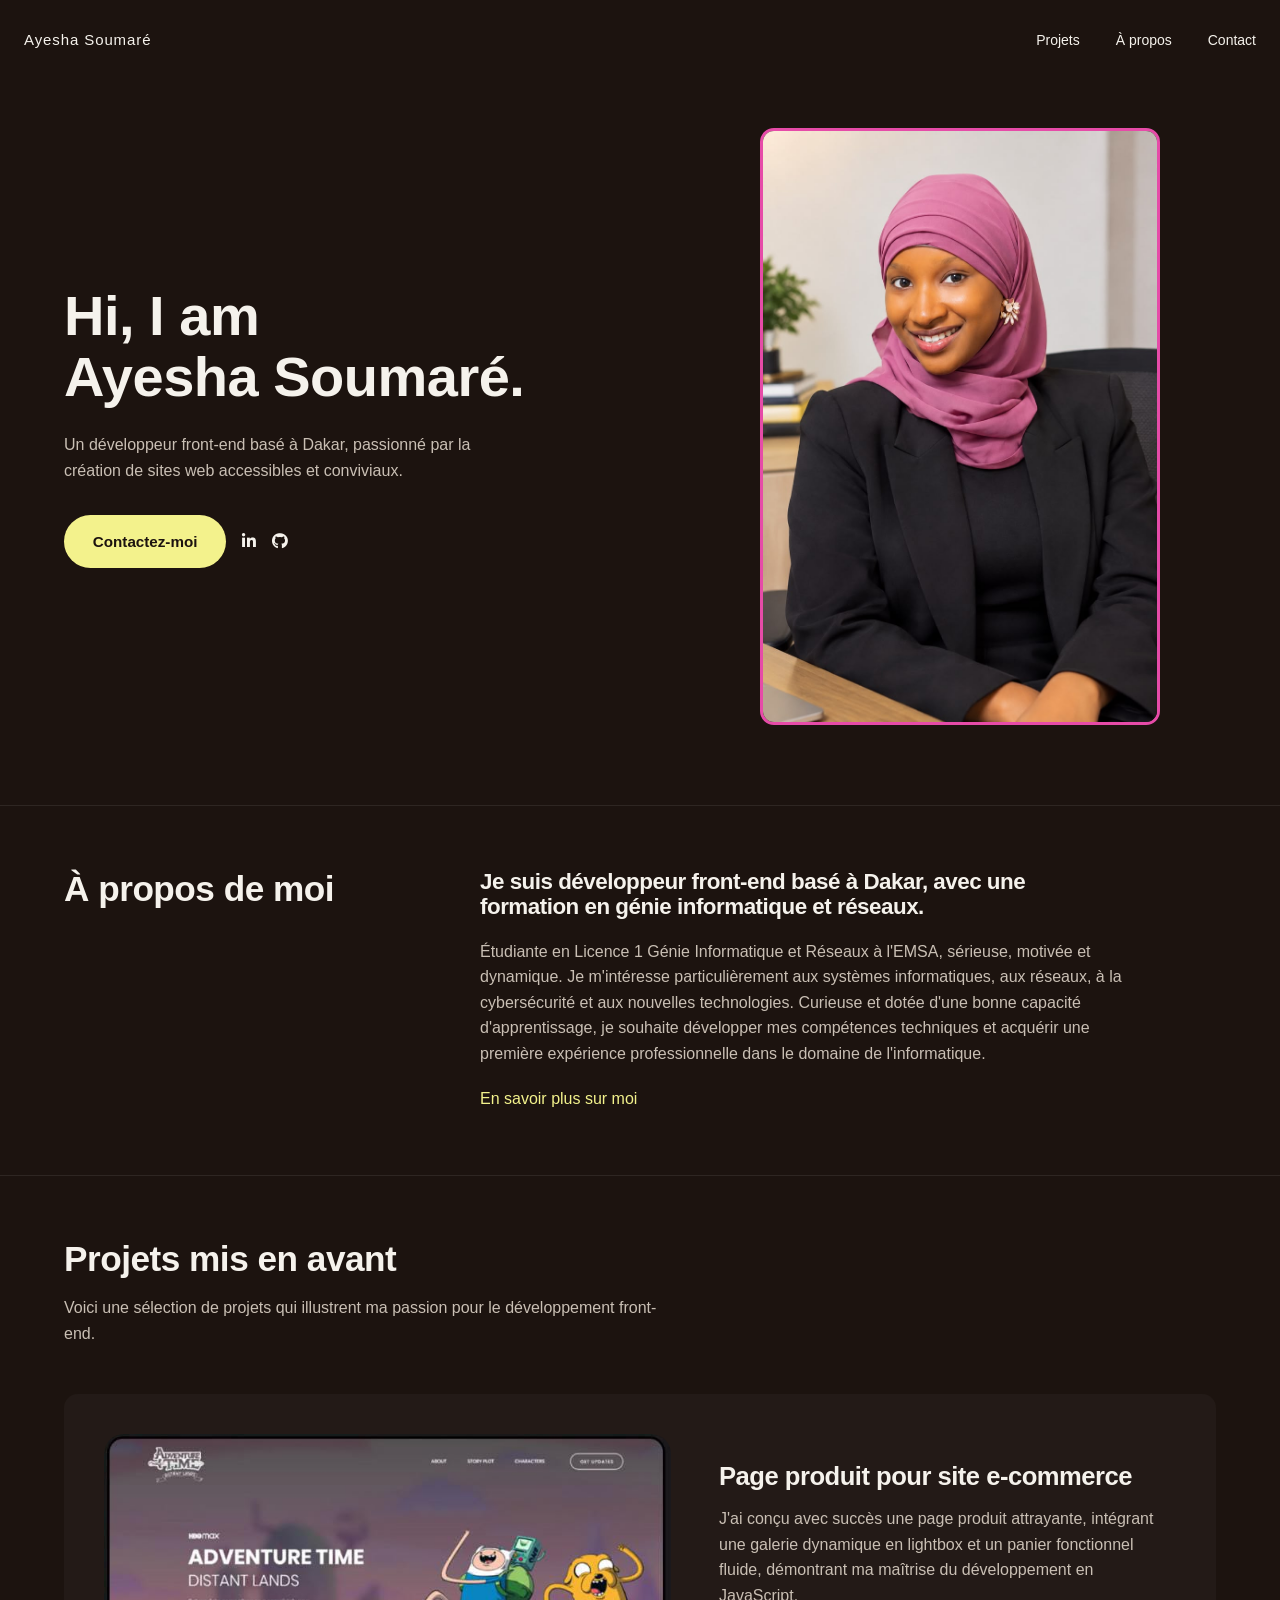
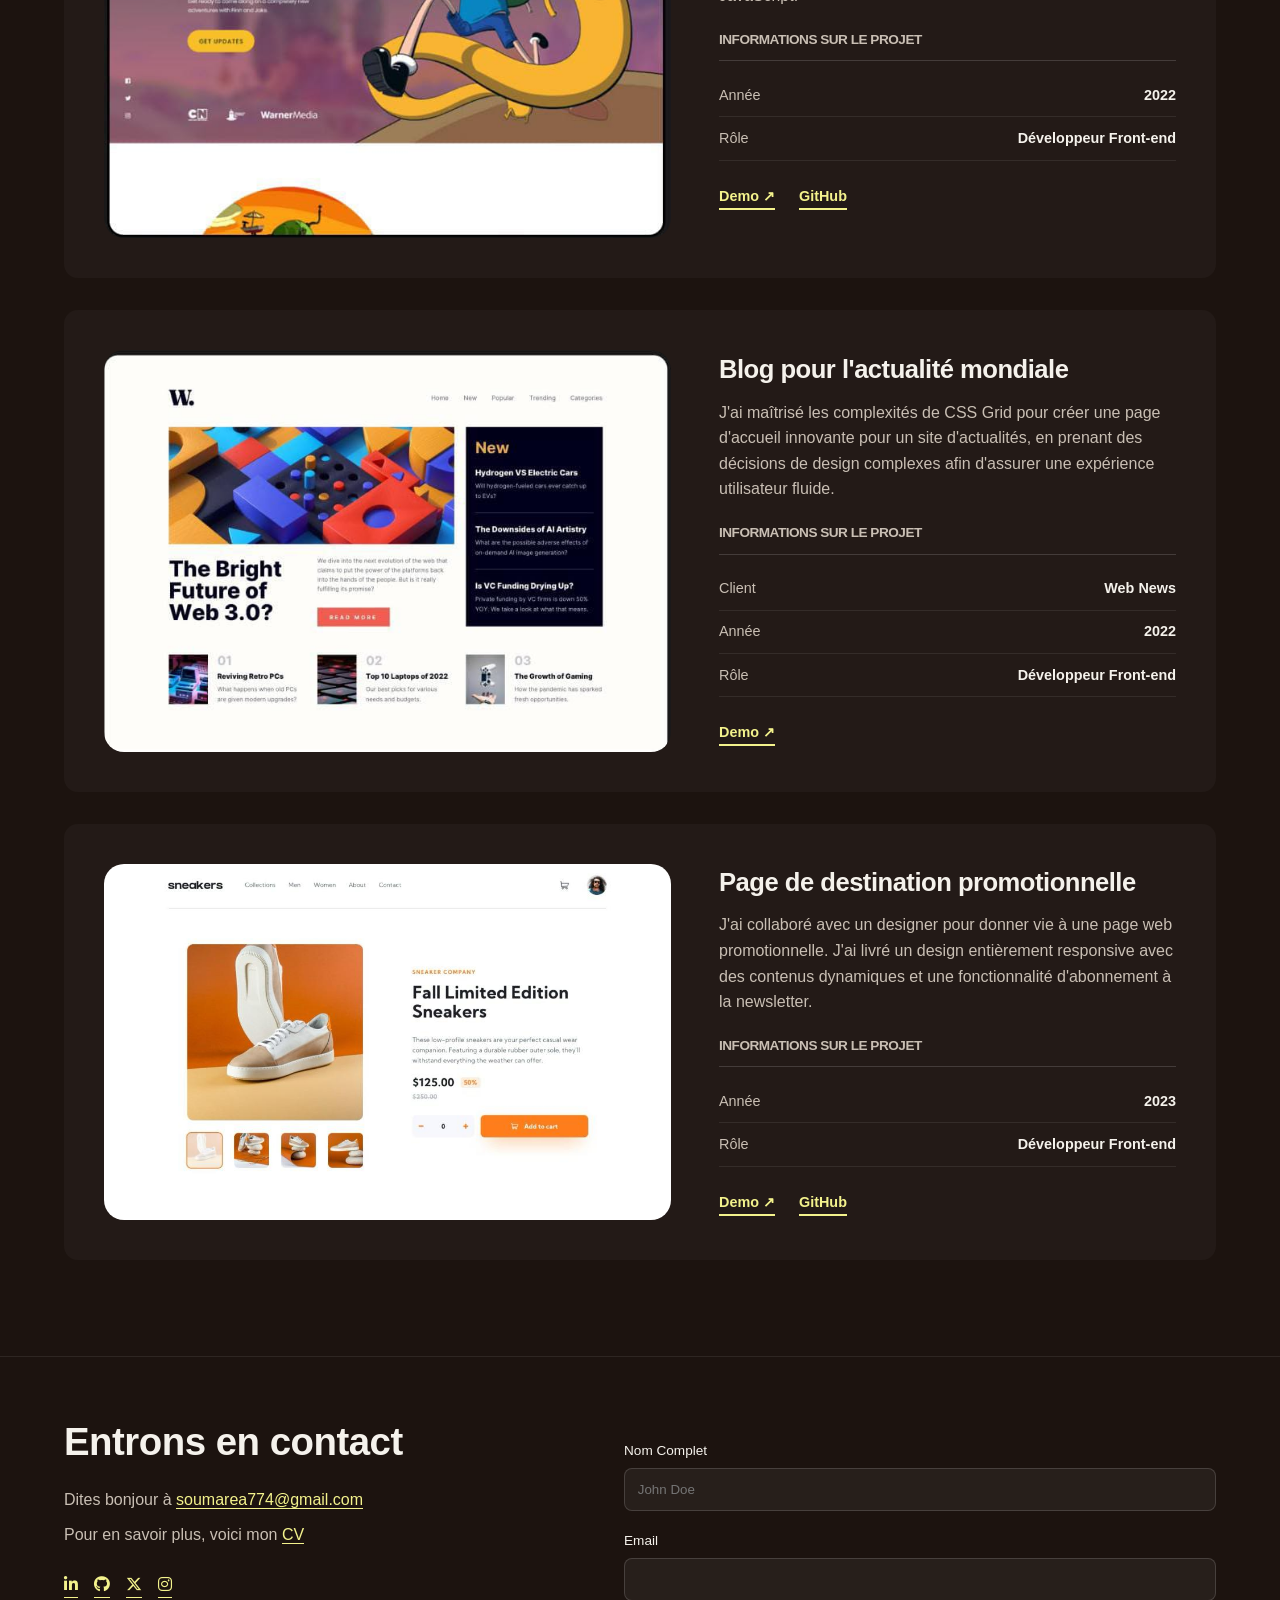
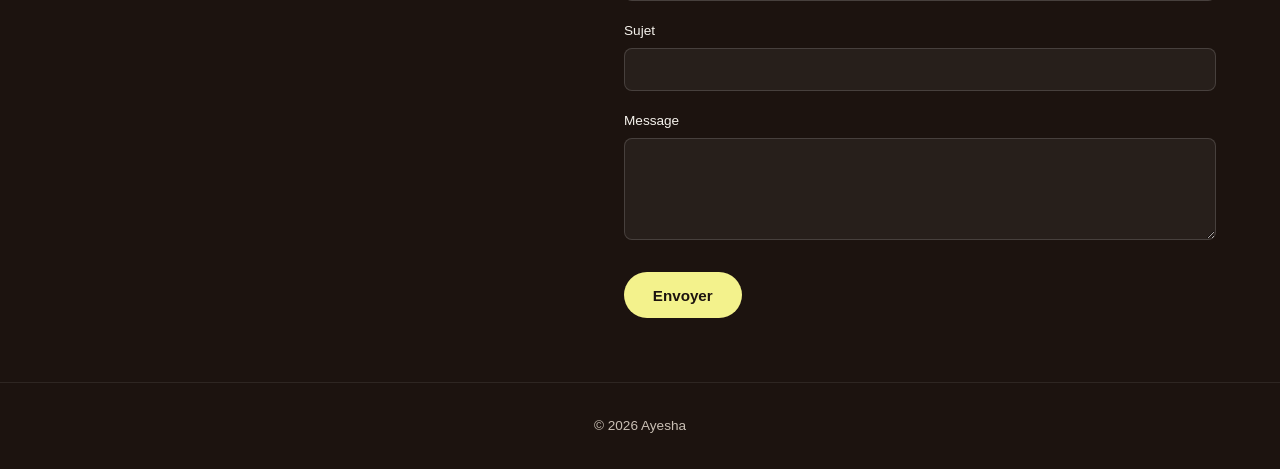
<file: Index.html>
<!DOCTYPE html>
<html lang="en">
<head>
    <meta charset="UTF-8">
    <meta name="viewport" content="width=device-width, initial-scale=1.0">
    <title>Portfolio</title>
    <link rel="stylesheet" href="Style.css">
    <link rel="stylesheet" href="https://cdnjs.cloudflare.com/ajax/libs/font-awesome/6.5.0/css/all.min.css">
</head>
<body>
<header>
  <div class="brand">Ayesha Soumaré</div>
  <nav>
    <a href="#projets">Projets</a>
    <a href="A propos.html">À propos</a>
    <a href="#contact">Contact</a>
  </nav>
</header>



<section class="hero">
    <div class="hero-text">
      <h1>Hi, I am<br>Ayesha Soumaré.</h1>
      <p>Un développeur front-end basé à Dakar, passionné par la création de sites web accessibles et conviviaux.</p>
      <div class="hero-actions">
        <a href="#contact" class="btn-yellow">Contactez-moi</a>
       <a href="#"> <i class="fa-brands fa-linkedin-in"></i> </a>
      <a href="#"> <i class="fa-brands fa-github"></i> </a>
     
      </div>
    </div>
    <div class="hero-photo">
      <img src="image copy 3.png" alt="Photo de profil">
    </div>
  </section>

  <section class="apropos" id="apropos">
    <div class="apropos-left">
      <h2>À propos de moi</h2>
    </div>
    <div class="apropos-right">
      <h3>Je suis développeur front-end basé à Dakar, avec une formation en génie informatique et réseaux.</h3>
      <p>Étudiante en Licence 1 Génie Informatique et Réseaux à l'EMSA,
                sérieuse, motivée et dynamique. Je m'intéresse particulièrement
                aux systèmes informatiques, aux réseaux, à la cybersécurité et
                aux nouvelles technologies. Curieuse et dotée d'une bonne capacité
                d'apprentissage, je souhaite développer mes compétences techniques
                et acquérir une première expérience professionnelle dans le domaine
                de l'informatique.</p>
      <a href="#apropos" class="link-underline"><a href="A propos.html">En savoir plus sur moi</a></a>
    </div>
  </section>
   <section class="projets" id="projets">
    <div class="projets-intro">
      <h2>Projets mis en avant</h2>
      <p>Voici une sélection de projets qui illustrent ma passion pour le développement front-end.</p>
    </div>

    <article class="projet-card">
      <div class="projet-image">
        <img src="image.png" alt="Aperçu du projet page produit e-commerce">
      </div>
      <div class="projet-details">
        <h3>Page produit pour site e-commerce</h3>
        <p>J'ai conçu avec succès une page produit attrayante, intégrant une galerie dynamique en lightbox et un panier fonctionnel fluide, démontrant ma maîtrise du développement en JavaScript.</p>
        <h4>Informations sur le projet</h4>
        <div class="projet-info">
          <div><span>Année</span><strong>2022</strong></div>
          <div><span>Rôle</span><strong>Développeur Front-end</strong></div>
        </div>
        <div class="projet-links">
          <a href="#">Demo ↗</a>
          <a href="#">GitHub</a>
        </div>
      </div>
    </article>
     <article class="projet-card">
      <div class="projet-image">
        <img src="image copy.png" alt="Aperçu du projet blog d'actualité">
      </div>
      <div class="projet-details">
        <h3>Blog pour l'actualité mondiale</h3>
        <p>J'ai maîtrisé les complexités de CSS Grid pour créer une page d'accueil innovante pour un site d'actualités, en prenant des décisions de design complexes afin d'assurer une expérience utilisateur fluide.</p>
        <h4>Informations sur le projet</h4>
        <div class="projet-info">
          <div><span>Client</span><strong>Web News</strong></div>
          <div><span>Année</span><strong>2022</strong></div>
          <div><span>Rôle</span><strong>Développeur Front-end</strong></div>
        </div>
        <div class="projet-links">
          <a href="#">Demo ↗</a>
        </div>
      </div>
    </article>
     <article class="projet-card">
      <div class="projet-image">
        <img src="image copy 2.png" alt="Aperçu du projet page de destination">
      </div>
      <div class="projet-details">
        <h3>Page de destination promotionnelle</h3>
        <p>J'ai collaboré avec un designer pour donner vie à une page web promotionnelle. J'ai livré un design entièrement responsive avec des contenus dynamiques et une fonctionnalité d'abonnement à la newsletter.</p>
        <h4>Informations sur le projet</h4>
        <div class="projet-info">
          <div><span>Année</span><strong>2023</strong></div>
          <div><span>Rôle</span><strong>Développeur Front-end</strong></div>
        </div>
        <div class="projet-links">
          <a href="#">Demo ↗</a>
          <a href="#">GitHub</a>
        </div>
      </div>
    </article>
  </section>
   <section class="contact" id="contact">
    <div class="contact-left">
      <h2>Entrons en contact</h2>
      <p>Dites bonjour à <a href="mailto:soumarea774@gmail.com">soumarea774@gmail.com</a></p>
      <p>Pour en savoir plus, voici mon <a href="CV.html">CV</a></p>
      <div class="hero-actions">
       <a href="#"> <i class="fa-brands fa-linkedin-in"></i> </a>
      <a href="#"> <i class="fa-brands fa-github"></i> </a>
     <a href="#"> <i class="fa-brands fa-x-twitter"></i> </a>
      <a href="#"> <i class="fa-brands fa-instagram"></i> </a>
      </div>
    </div>
    <form class="contact-form">
      <label for="nom">Nom Complet</label>
      <input type="text" id="nom" name="nom" placeholder="John Doe">

      <label for="email">Email</label>
      <input type="email" id="email" name="email">

      <label for="sujet">Sujet</label>
      <input type="text" id="sujet" name="sujet">

      <label for="message">Message</label>
      <textarea id="message" name="message" rows="5"></textarea>

      <button type="submit" class="btn-yellow">Envoyer</button>
    </form>
  </section>

  <footer>
    <p>&copy; 2026 Ayesha </p>
  </footer>

  </body>
</html>
</file>
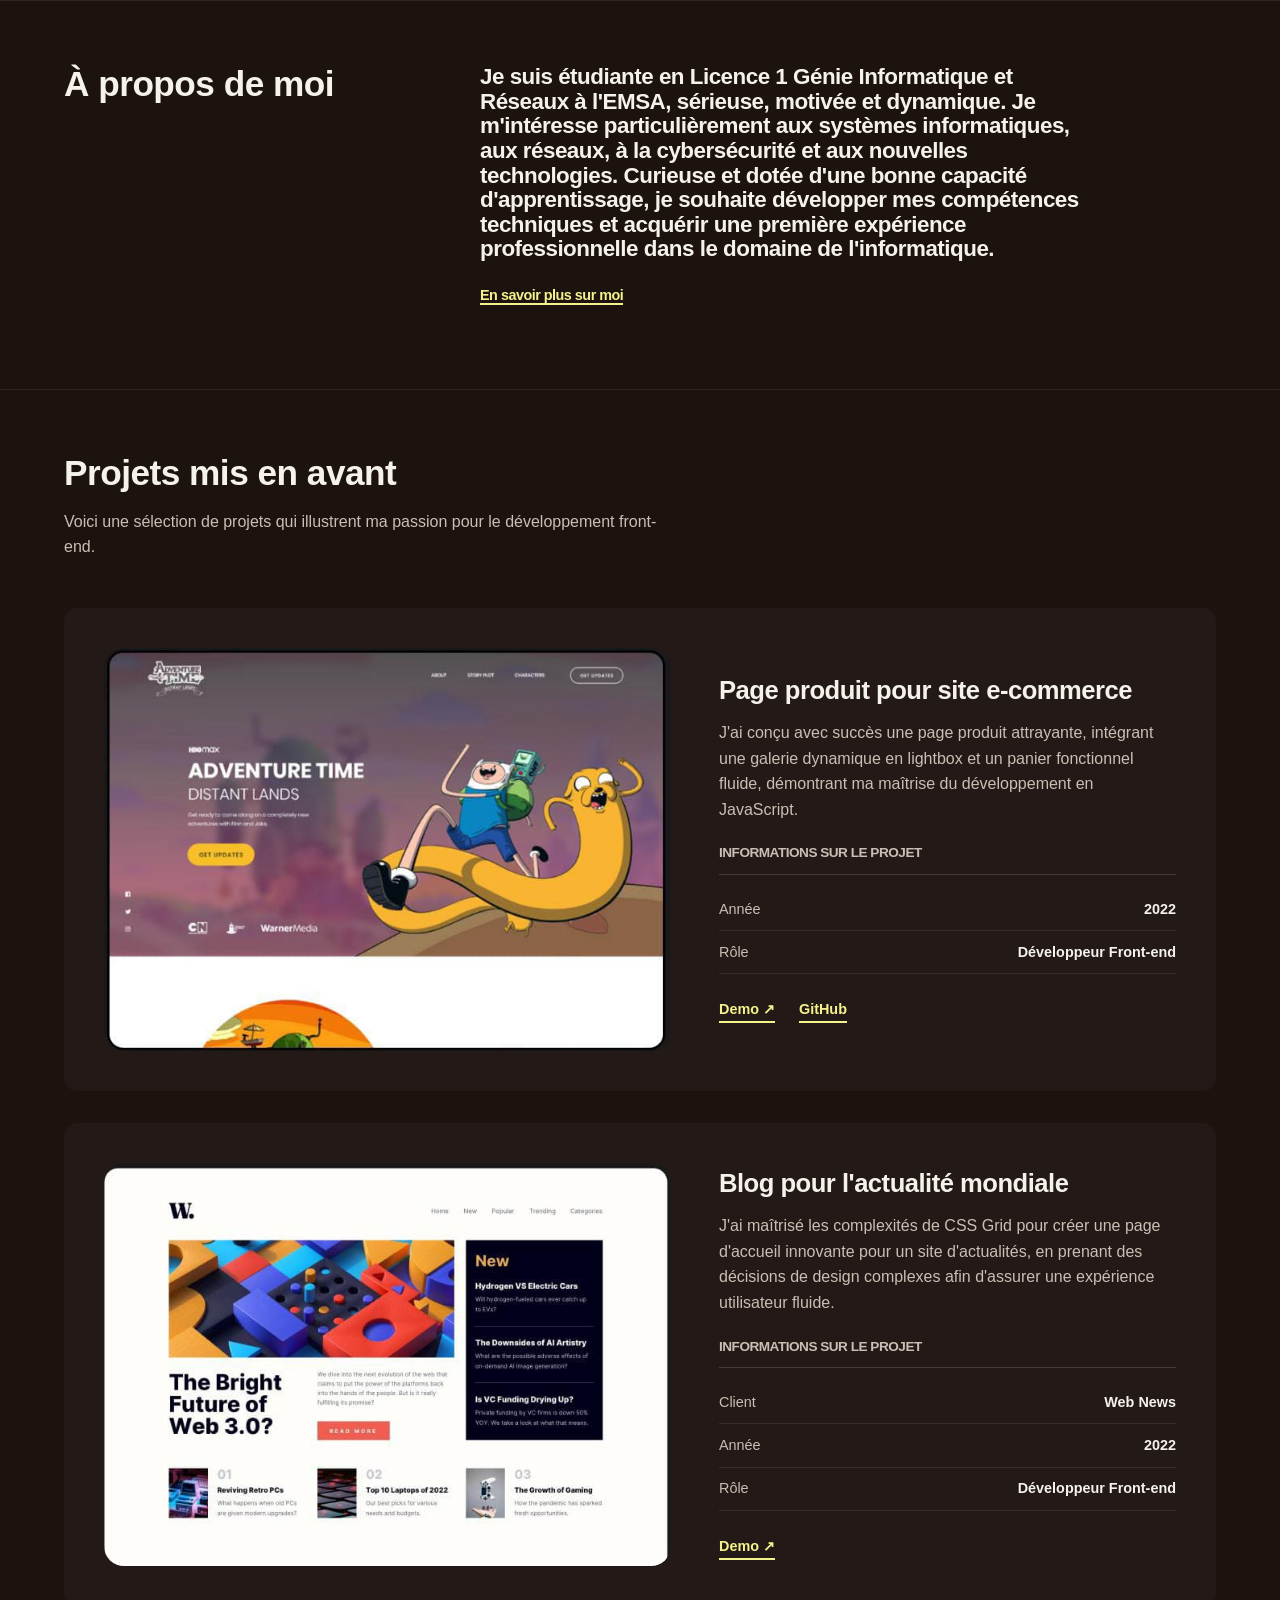
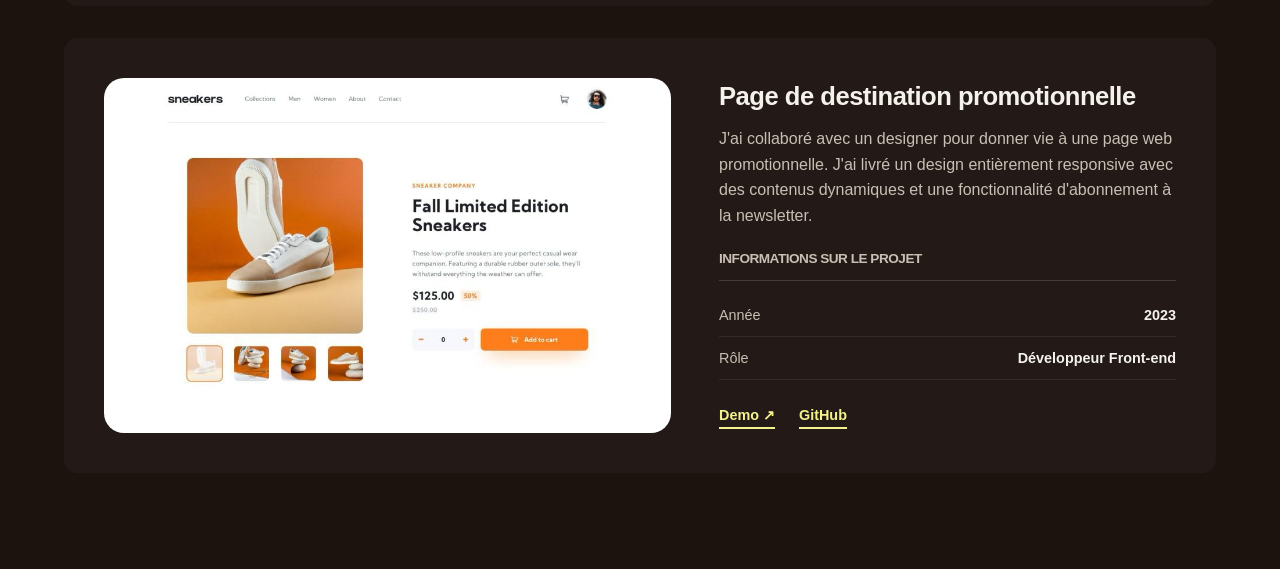
<file: A propos.html>
<!DOCTYPE html>
<html lang="en">
<head>
    <meta charset="UTF-8">
    <meta name="viewport" content="width=device-width, initial-scale=1.0">
    <title>Portfolio</title>
    <link rel="stylesheet" href="Style.css">
</head>
<body>

<section class="apropos" id="apropos">
    <div class="apropos-left">
      <h2>À propos de moi</h2> 
    </div>
    <div class="apropos-right">
      <h3>Je suis étudiante en Licence 1 Génie Informatique et Réseaux à l'EMSA,
                sérieuse, motivée et dynamique. Je m'intéresse particulièrement
                aux systèmes informatiques, aux réseaux, à la cybersécurité et
                aux nouvelles technologies. Curieuse et dotée d'une bonne capacité
                d'apprentissage, je souhaite développer mes compétences techniques
                et acquérir une première expérience professionnelle dans le domaine
                de l'informatique.</p>
      <a href="#apropos" class="link-underline">En savoir plus sur moi</a>
    </div>
  </section>
   <section class="projets" id="projets">
    <div class="projets-intro">
      <h2>Projets mis en avant</h2>
      <p>Voici une sélection de projets qui illustrent ma passion pour le développement front-end.</p>
    </div>

    <article class="projet-card">
      <div class="projet-image">
        <img src="image.png" alt="Aperçu du projet page produit e-commerce">
      </div>
      <div class="projet-details">
        <h3>Page produit pour site e-commerce</h3>
        <p>J'ai conçu avec succès une page produit attrayante, intégrant une galerie dynamique en lightbox et un panier fonctionnel fluide, démontrant ma maîtrise du développement en JavaScript.</p>
        <h4>Informations sur le projet</h4>
        <div class="projet-info">
          <div><span>Année</span><strong>2022</strong></div>
          <div><span>Rôle</span><strong>Développeur Front-end</strong></div>
        </div>
        <div class="projet-links">
          <a href="#">Demo ↗</a>
          <a href="#">GitHub</a>
        </div>
      </div>
    </article>
     <article class="projet-card">
      <div class="projet-image">
        <img src="image copy.png" alt="Aperçu du projet blog d'actualité">
      </div>
      <div class="projet-details">
        <h3>Blog pour l'actualité mondiale</h3>
        <p>J'ai maîtrisé les complexités de CSS Grid pour créer une page d'accueil innovante pour un site d'actualités, en prenant des décisions de design complexes afin d'assurer une expérience utilisateur fluide.</p>
        <h4>Informations sur le projet</h4>
        <div class="projet-info">
          <div><span>Client</span><strong>Web News</strong></div>
          <div><span>Année</span><strong>2022</strong></div>
          <div><span>Rôle</span><strong>Développeur Front-end</strong></div>
        </div>
        <div class="projet-links">
          <a href="#">Demo ↗</a>
        </div>
      </div>
    </article>
     <article class="projet-card">
      <div class="projet-image">
        <img src="image copy 2.png" alt="Aperçu du projet page de destination">
</div>
      <div class="projet-details">
        <h3>Page de destination promotionnelle</h3>
        <p>J'ai collaboré avec un designer pour donner vie à une page web promotionnelle. J'ai livré un design entièrement responsive avec des contenus dynamiques et une fonctionnalité d'abonnement à la newsletter.</p>
        <h4>Informations sur le projet</h4>
        <div class="projet-info">
          <div><span>Année</span><strong>2023</strong></div>
          <div><span>Rôle</span><strong>Développeur Front-end</strong></div>
        </div>
        <div class="projet-links">
          <a href="#">Demo ↗</a>
          <a href="#">GitHub</a>
        </div>
      </div>
    </article>
    
</body>
</html>
</file>
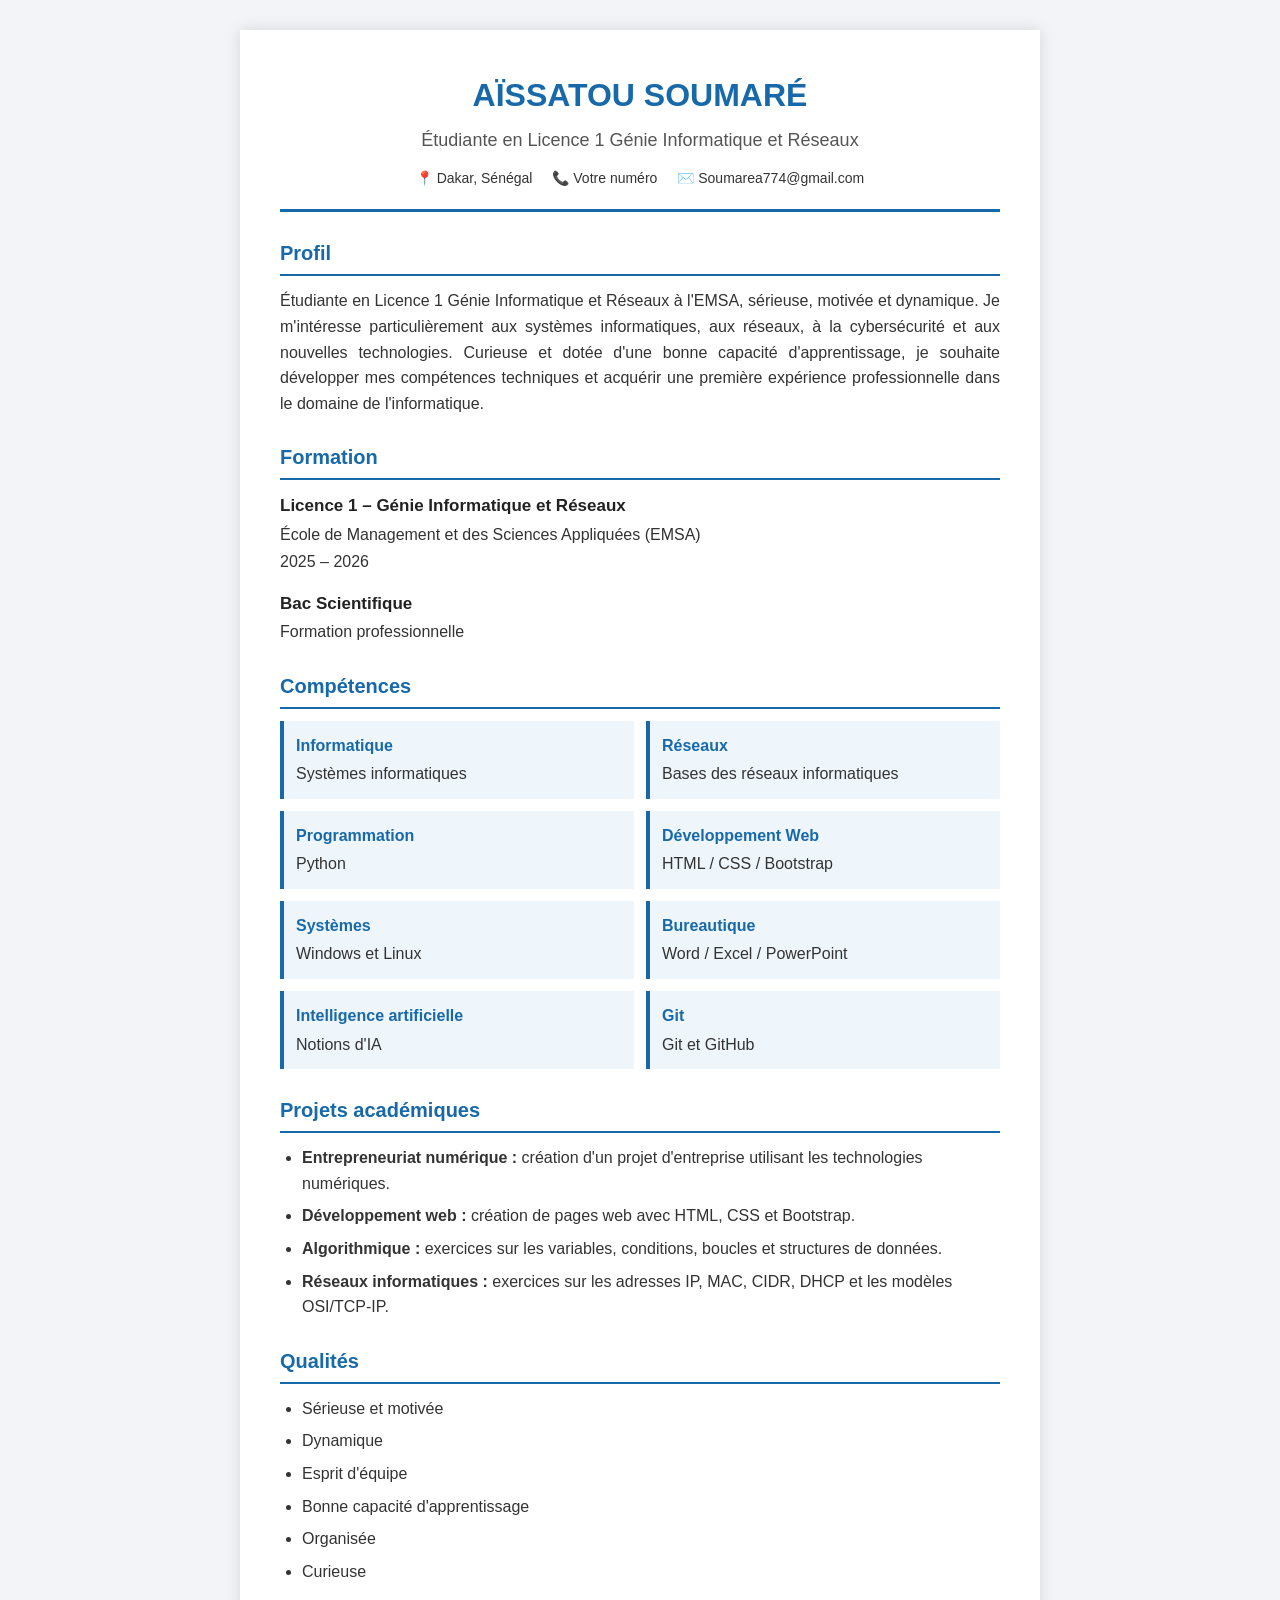
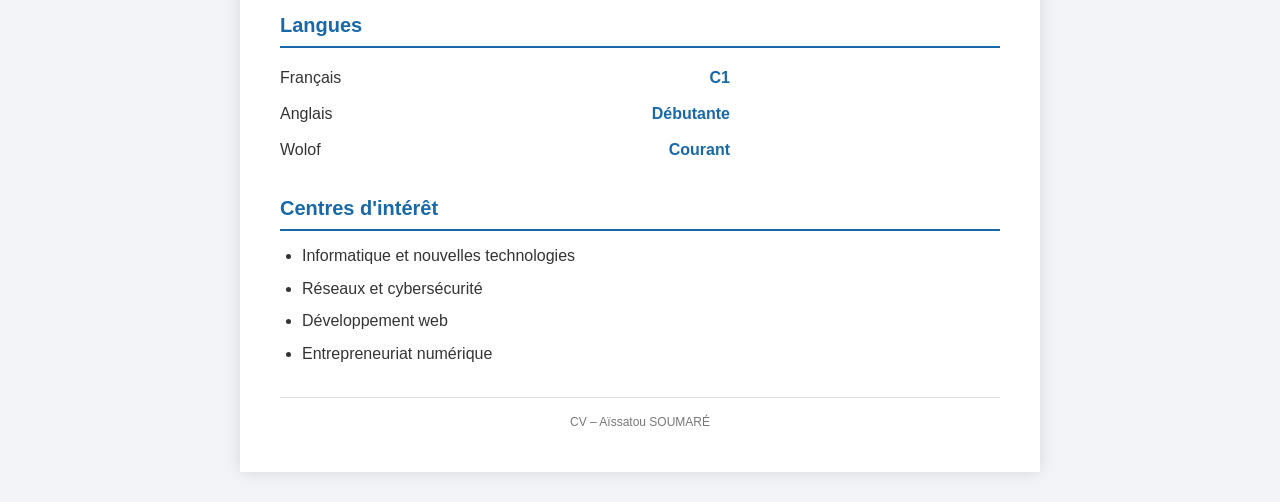
<file: CV.html>
<!DOCTYPE html>
<html lang="fr">
<head>
    <meta charset="UTF-8">
    <meta name="viewport" content="width=device-width, initial-scale=1.0">

    <title>CV - Aïssatou SOUMARÉ</title>

    <link rel="stylesheet" href="Cv.css">
</head>

<body>

    <div class="cv">

        <!-- EN-TÊTE -->
        <header>
            <h1>AÏSSATOU SOUMARÉ</h1>
            <h2>Étudiante en Licence 1 Génie Informatique et Réseaux</h2>

            <div class="contact">
                <span>📍 Dakar, Sénégal</span>
                <span>📞 Votre numéro</span>
                <span>✉️ Soumarea774@gmail.com</span>
            </div>
        </header>


        <!-- PROFIL -->
        <section>
            <h3>Profil</h3>

            <p>
                Étudiante en Licence 1 Génie Informatique et Réseaux à l'EMSA,
                sérieuse, motivée et dynamique. Je m'intéresse particulièrement
                aux systèmes informatiques, aux réseaux, à la cybersécurité et
                aux nouvelles technologies. Curieuse et dotée d'une bonne capacité
                d'apprentissage, je souhaite développer mes compétences techniques
                et acquérir une première expérience professionnelle dans le domaine
                de l'informatique.
            </p>
        </section>


        <!-- FORMATION -->
        <section>
            <h3>Formation</h3>

            <div class="formation">
                <h4>Licence 1 – Génie Informatique et Réseaux</h4>
                <p>École de Management et des Sciences Appliquées (EMSA)</p>
                <p>2025 – 2026</p>
            </div>

            <div class="formation">
                <h4>Bac Scientifique</h4>
                <p>Formation professionnelle</p>
            </div>
        </section>


        <!-- COMPÉTENCES -->
        <section>
            <h3>Compétences</h3>

            <div class="competences">

                <div class="competence">
                    <strong>Informatique</strong>
                    <p>Systèmes informatiques</p>
                </div>

                <div class="competence">
                    <strong>Réseaux</strong>
                    <p>Bases des réseaux informatiques</p>
                </div>

                <div class="competence">
                    <strong>Programmation</strong>
                    <p>Python</p>
                </div>

                <div class="competence">
                    <strong>Développement Web</strong>
                    <p>HTML / CSS / Bootstrap</p>
                </div>

                <div class="competence">
                    <strong>Systèmes</strong>
                    <p>Windows et Linux</p>
                </div>

                <div class="competence">
                    <strong>Bureautique</strong>
                    <p>Word / Excel / PowerPoint</p>
                </div>

                <div class="competence">
                    <strong>Intelligence artificielle</strong>
                    <p>Notions d'IA</p>
                </div>

                <div class="competence">
                    <strong>Git</strong>
                    <p>Git et GitHub</p>
                </div>

            </div>
        </section>


        <!-- PROJETS -->
        <section>
            <h3>Projets académiques</h3>

            <ul>
                <li>
                    <strong>Entrepreneuriat numérique :</strong>
                    création d'un projet d'entreprise utilisant les technologies numériques.
                </li>

                <li>
                    <strong>Développement web :</strong>
                    création de pages web avec HTML, CSS et Bootstrap.
                </li>

                <li>
                    <strong>Algorithmique :</strong>
                    exercices sur les variables, conditions, boucles et structures de données.
                </li>

                <li>
                    <strong>Réseaux informatiques :</strong>
                    exercices sur les adresses IP, MAC, CIDR, DHCP et les modèles OSI/TCP-IP.
                </li>
            </ul>
        </section>


        <!-- QUALITÉS -->
        <section>
            <h3>Qualités</h3>

            <ul>
                <li>Sérieuse et motivée</li>
                <li>Dynamique</li>
                <li>Esprit d'équipe</li>
                <li>Bonne capacité d'apprentissage</li>
                <li>Organisée</li>
                <li>Curieuse</li>
            </ul>
        </section>


        <!-- LANGUES -->
        <section>
            <h3>Langues</h3>

            <div class="langue">
                <span>Français</span>
                <strong>C1</strong>
            </div>

            <div class="langue">
                <span>Anglais</span>
                <strong>Débutante</strong>
            </div>

            <div class="langue">
                <span>Wolof</span>
                <strong>Courant</strong>
            </div>
        </section>


        <!-- CENTRES D'INTÉRÊT -->
        <section>
            <h3>Centres d'intérêt</h3>

            <ul>
                <li>Informatique et nouvelles technologies</li>
                <li>Réseaux et cybersécurité</li>
                <li>Développement web</li>
                <li>Entrepreneuriat numérique</li>
            </ul>
        </section>


        <footer>
            CV – Aïssatou SOUMARÉ
        </footer>

    </div>

</body>
</html>
</file>
<file: Style.css>
:root {
  --bg-dark: #1c130f;
  --bg-dark-2: #100b09;
  --brown: #4a2f22;
  --yellow: #f3f28c;
  --off-white: #e9e6df;
  --text-light: #f5f2ec;
  --text-muted: #c9bfb4;
  --radius: 14px;
}

header{
  display:flex;justify-content:space-between;align-items:center;
  padding:28px 24px;max-width:12000px;margin:0 auto;
}
.brand{font-size:15px;letter-spacing:0.06em;}
nav{display:flex;gap:36px;font-size:14px;color:var(--muted);}
nav a:hover{color:var(--text);}
* { box-sizing: border-box; margin: 0; padding: 0; }

body {
  font-family: 'Segoe UI', Arial, sans-serif;
  background: var(--bg-dark);
  color: var(--text-light);
  line-height: 1.6;
}

h1, h2, h3, h4 {
  font-family: 'Arial Black', Arial, sans-serif;
  letter-spacing: -0.5px;
  line-height: 1.1;
}

a { color: inherit; text-decoration: none; }

.link-underline {
  color: var(--yellow);
  border-bottom: 2px solid var(--yellow);
  font-weight: bold;
  font-size: 0.9rem;
}

/* NAVBAR */
.navbar {
  display: flex;
  justify-content: space-between;
  align-items: center;
  padding: 1.5rem 5%;
}

.navbar .logo {
  font-weight: bold;
  letter-spacing: 1px;
}

.navbar nav a {
  margin-left: 2rem;
  font-size: 0.95rem;
}

/* HERO */
.hero {
  display: flex;
  align-items: center;
  gap: 3rem;
  padding: 3rem 5% 5rem;
  flex-wrap: wrap;
}

.hero-text {
  flex: 1 1 400px;
}

.hero-text h1 {
  font-size: 3.5rem;
  margin-bottom: 1.5rem;
}

.hero-text p {
  color: var(--text-muted);
  max-width: 420px;
  margin-bottom: 2rem;
}

.hero-actions {
  display: flex;
  align-items: center;
  gap: 1rem;
}

.btn-yellow {
  background: var(--yellow);
  color: #1c130f;
  font-weight: bold;
  padding: 0.9rem 1.8rem;
  border-radius: 30px;
  border: none;
  cursor: pointer;
  font-size: 0.95rem;
}

.icon-circle {
  width: 40px;
  height: 40px;
  border-radius: 50%;
  background: rgba(255,255,255,0.08);
  display: flex;
  align-items: center;
  justify-content: center;
  font-size: 0.8rem;
  font-weight: bold;
}

.hero-photo {
  flex: 1 1 320px;
  display: flex;
  justify-content: center;
}

.hero-photo img {
  width: 100%;
  max-width: 400px;
  border-radius: var(--radius);
  border: 3px solid #e64ba8;
}

/* A PROPOS */
.apropos {
  display: flex;
  gap: 3rem;
  padding: 4rem 5%;
  border-top: 1px solid rgba(255,255,255,0.08);
  flex-wrap: wrap;
}

.apropos-left { flex: 1 1 250px; }
.apropos-left h2 { font-size: 2.2rem; }

.apropos-right { flex: 2 1 500px; }
.apropos-right h3 {
  font-size: 1.4rem;
  margin-bottom: 1.2rem;
  max-width: 600px;
}
.apropos-right p {
  color: var(--text-muted);
  margin-bottom: 1.2rem;
  max-width: 650px;
}
.apropos-right a {
  color:  var(--yellow)
}
/* PROJETS */
.projets {
  padding: 4rem 5%;
  border-top: 1px solid rgba(255,255,255,0.08);
}

.projets-intro {
  margin-bottom: 3rem;
  max-width: 600px;
}

.projets-intro h2 { font-size: 2.2rem; margin-bottom: 1rem; }
.projets-intro p { color: var(--text-muted); }

.projet-card {
  display: flex;
  gap: 3rem;
  align-items: center;
  background: rgba(255,255,255,0.03);
  border-radius: var(--radius);
  padding: 2.5rem;
  margin-bottom: 2rem;
  flex-wrap: wrap;
}

.projet-image {
  flex: 1 1 450px;
}

.projet-image img {
  width: 100%;
  border-radius: 20px;
  display: block;
}

.projet-details { flex: 1 1 340px; }
.projet-details h3 { font-size: 1.6rem; margin-bottom: 1rem; }
.projet-details p { color: var(--text-muted); margin-bottom: 1.5rem; }
.projet-details h4 {
  font-size: 0.85rem;
  text-transform: uppercase;
  color: var(--text-muted);
  border-bottom: 1px solid rgba(255,255,255,0.15);
  padding-bottom: 0.8rem;
  margin-bottom: 0.8rem;
}

.projet-info div {
  display: flex;
  justify-content: space-between;
  padding: 0.6rem 0;
  border-bottom: 1px solid rgba(255,255,255,0.08);
  font-size: 0.9rem;
}
.projet-info span { color: var(--text-muted); }

.projet-links {
  display: flex;
  gap: 1.5rem;
  margin-top: 1.5rem;
}
.projet-links a {
  color: var(--yellow);
  font-weight: bold;
  border-bottom: 2px solid var(--yellow);
  font-size: 0.9rem;
}

/* CONTACT */
.contact {
  display: flex;
  gap: 3rem;
  padding: 4rem 5%;
  border-top: 1px solid rgba(255,255,255,0.08);
  flex-wrap: wrap;
}

.contact-left { flex: 1 1 320px; }
.contact-left h2 { font-size: 2.4rem; margin-bottom: 1.5rem; }
.contact-left p { margin-bottom: 0.6rem; color: var(--text-muted); }
.contact-left a { color: var(--yellow); border-bottom: 1px solid var(--yellow); }
.contact-left .hero-actions { margin-top: 1.5rem; }

.contact-form {
  flex: 1 1 400px;
  display: flex;
  flex-direction: column;
}

.contact-form label {
  font-size: 0.85rem;
  margin-bottom: 0.4rem;
  margin-top: 1.2rem;
}

.contact-form input,
.contact-form textarea {
  background: rgba(255,255,255,0.05);
  border: 1px solid rgba(255,255,255,0.15);
  border-radius: 8px;
  padding: 0.8rem;
  color: var(--text-light);
  font-family: inherit;
}

.contact-form button {
  margin-top: 2rem;
  align-self: flex-start;
}

/* FOOTER */
footer {
  text-align: center;
  padding: 2rem;
  color: var(--text-muted);
  font-size: 0.85rem;
  border-top: 1px solid rgba(255,255,255,0.08);
}

/* RESPONSIVE */
@media (max-width: 600px) {
  .hero-text h1 { font-size: 2.4rem; }
  .navbar { flex-direction: column; gap: 1rem; }
  .navbar nav a { margin: 0 0.8rem; }
}
</file>
<file: Cv.css>
/* =========================
   STYLE GÉNÉRAL
========================= */

* {
    margin: 0;
    padding: 0;
    box-sizing: border-box;
}

body {
    font-family: Arial, sans-serif;
    background-color: #f2f4f7;
    color: #333;
    line-height: 1.6;
}


/* =========================
   CONTENEUR DU CV
========================= */

.cv {
    width: 800px;
    margin: 30px auto;
    padding: 40px;
    background-color: white;
    box-shadow: 0 0 15px rgba(0, 0, 0, 0.12);
}


/* =========================
   EN-TÊTE
========================= */

header {
    text-align: center;
    padding-bottom: 20px;
    margin-bottom: 25px;
    border-bottom: 3px solid #1769aa;
}

header h1 {
    color: #1769aa;
    font-size: 32px;
    margin-bottom: 5px;
}

header h2 {
    font-size: 18px;
    font-weight: normal;
    color: #555;
}

.contact {
    display: flex;
    justify-content: center;
    gap: 20px;
    flex-wrap: wrap;
    margin-top: 12px;
    font-size: 14px;
}


/* =========================
   SECTIONS
========================= */

section {
    margin-bottom: 25px;
}

section h3 {
    color: #1769aa;
    font-size: 20px;
    margin-bottom: 12px;
    padding-bottom: 5px;
    border-bottom: 2px solid #1769aa;
}


/* =========================
   PROFIL
========================= */

section p {
    text-align: justify;
}


/* =========================
   FORMATION
========================= */

.formation {
    margin-bottom: 15px;
}

.formation h4 {
    color: #222;
    font-size: 17px;
}

.formation p {
    margin: 2px 0;
}


/* =========================
   COMPÉTENCES
========================= */

.competences {
    display: grid;
    grid-template-columns: 1fr 1fr;
    gap: 12px;
}

.competence {
    padding: 12px;
    background-color: #eef6fc;
    border-left: 4px solid #1769aa;
}

.competence strong {
    color: #1769aa;
}

.competence p {
    margin-top: 3px;
}


/* =========================
   LISTES
========================= */

ul {
    padding-left: 22px;
}

li {
    margin-bottom: 7px;
}


/* =========================
   LANGUES
========================= */

.langue {
    display: flex;
    justify-content: space-between;
    max-width: 450px;
    padding: 5px 0;
}

.langue strong {
    color: #1769aa;
}


/* =========================
   FOOTER
========================= */

footer {
    text-align: center;
    margin-top: 30px;
    padding-top: 15px;
    border-top: 1px solid #ddd;
    font-size: 12px;
    color: #777;
}


/* =========================
   VERSION MOBILE
========================= */

@media (max-width: 850px) {

    .cv {
        width: 95%;
        margin: 15px auto;
        padding: 25px;
    }

    .competences {
        grid-template-columns: 1fr;
    }

    .contact {
        flex-direction: column;
        gap: 5px;
    }
}


/* =========================
   IMPRESSION / PDF
========================= */

@media print {

    body {
        background-color: white;
    }

    .cv {
        width: 100%;
        margin: 0;
        padding: 20px;
        box-shadow: none;
    }
}
</file>
